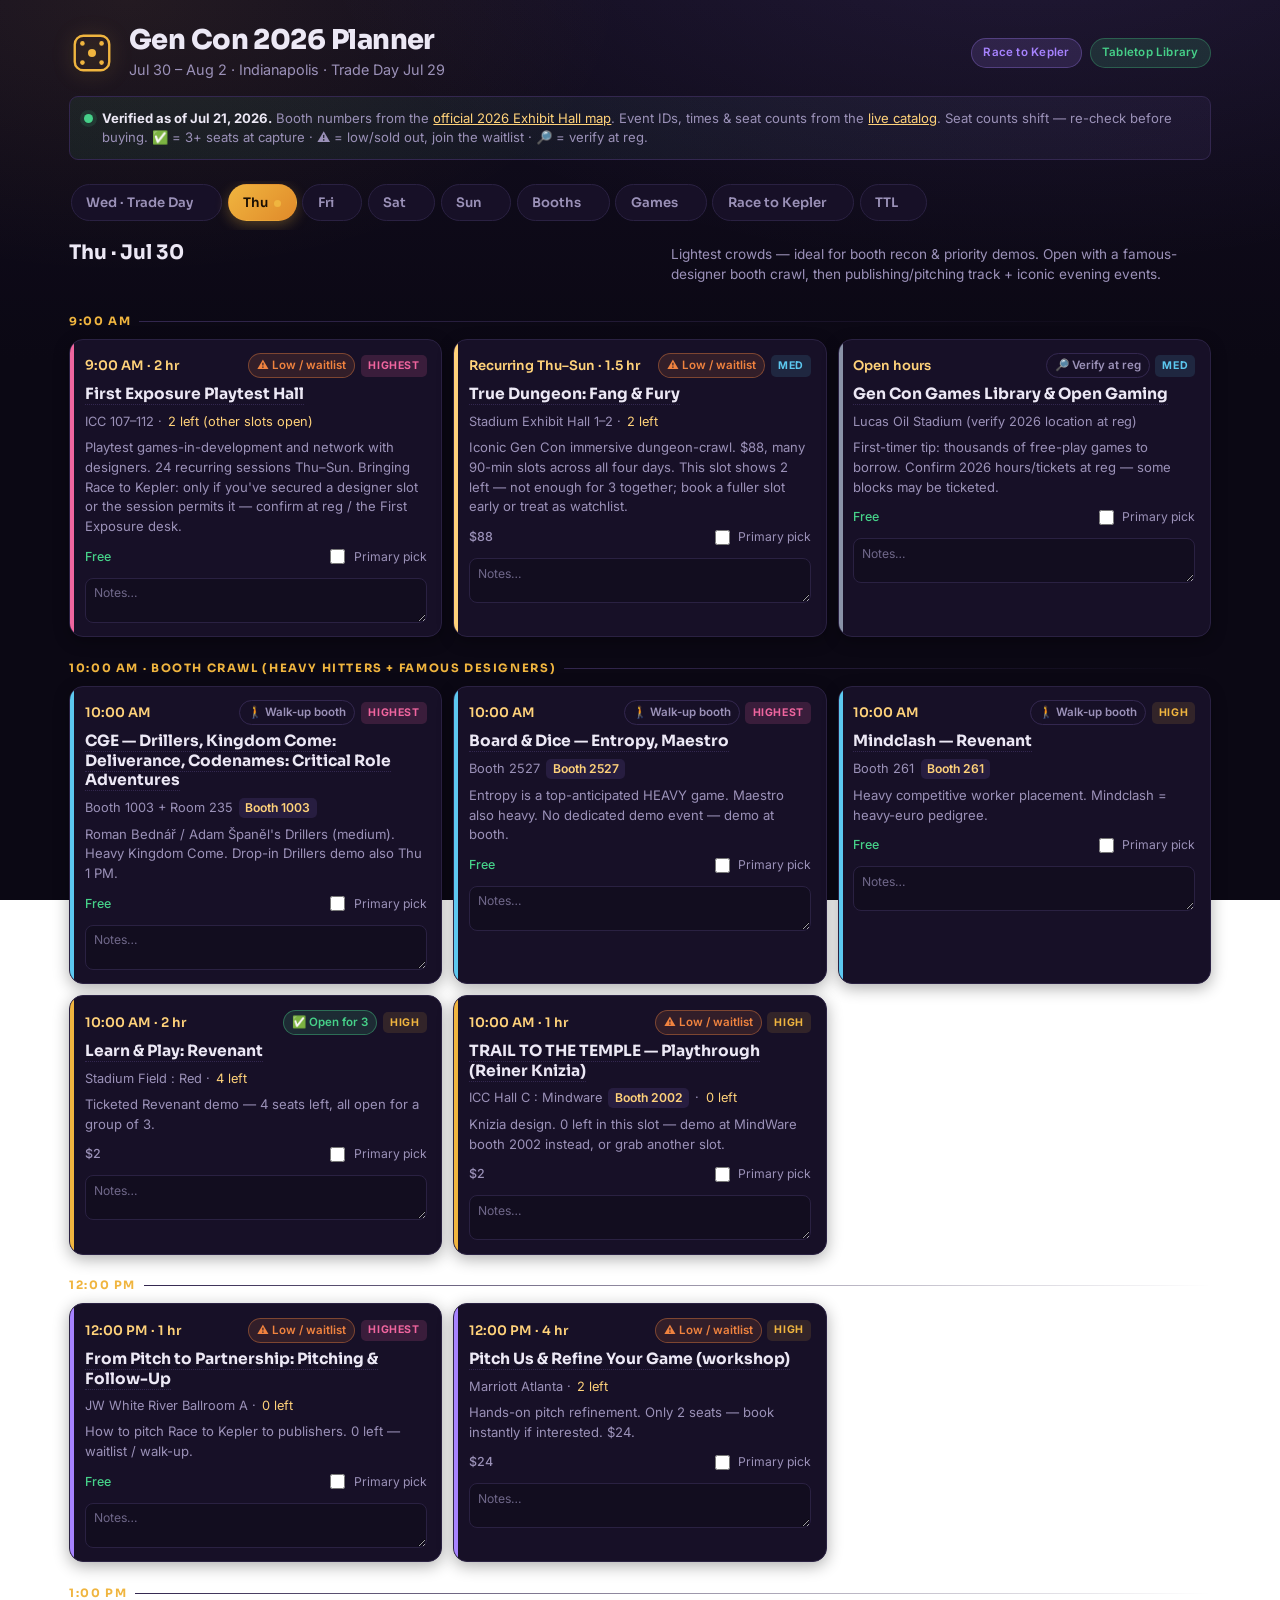
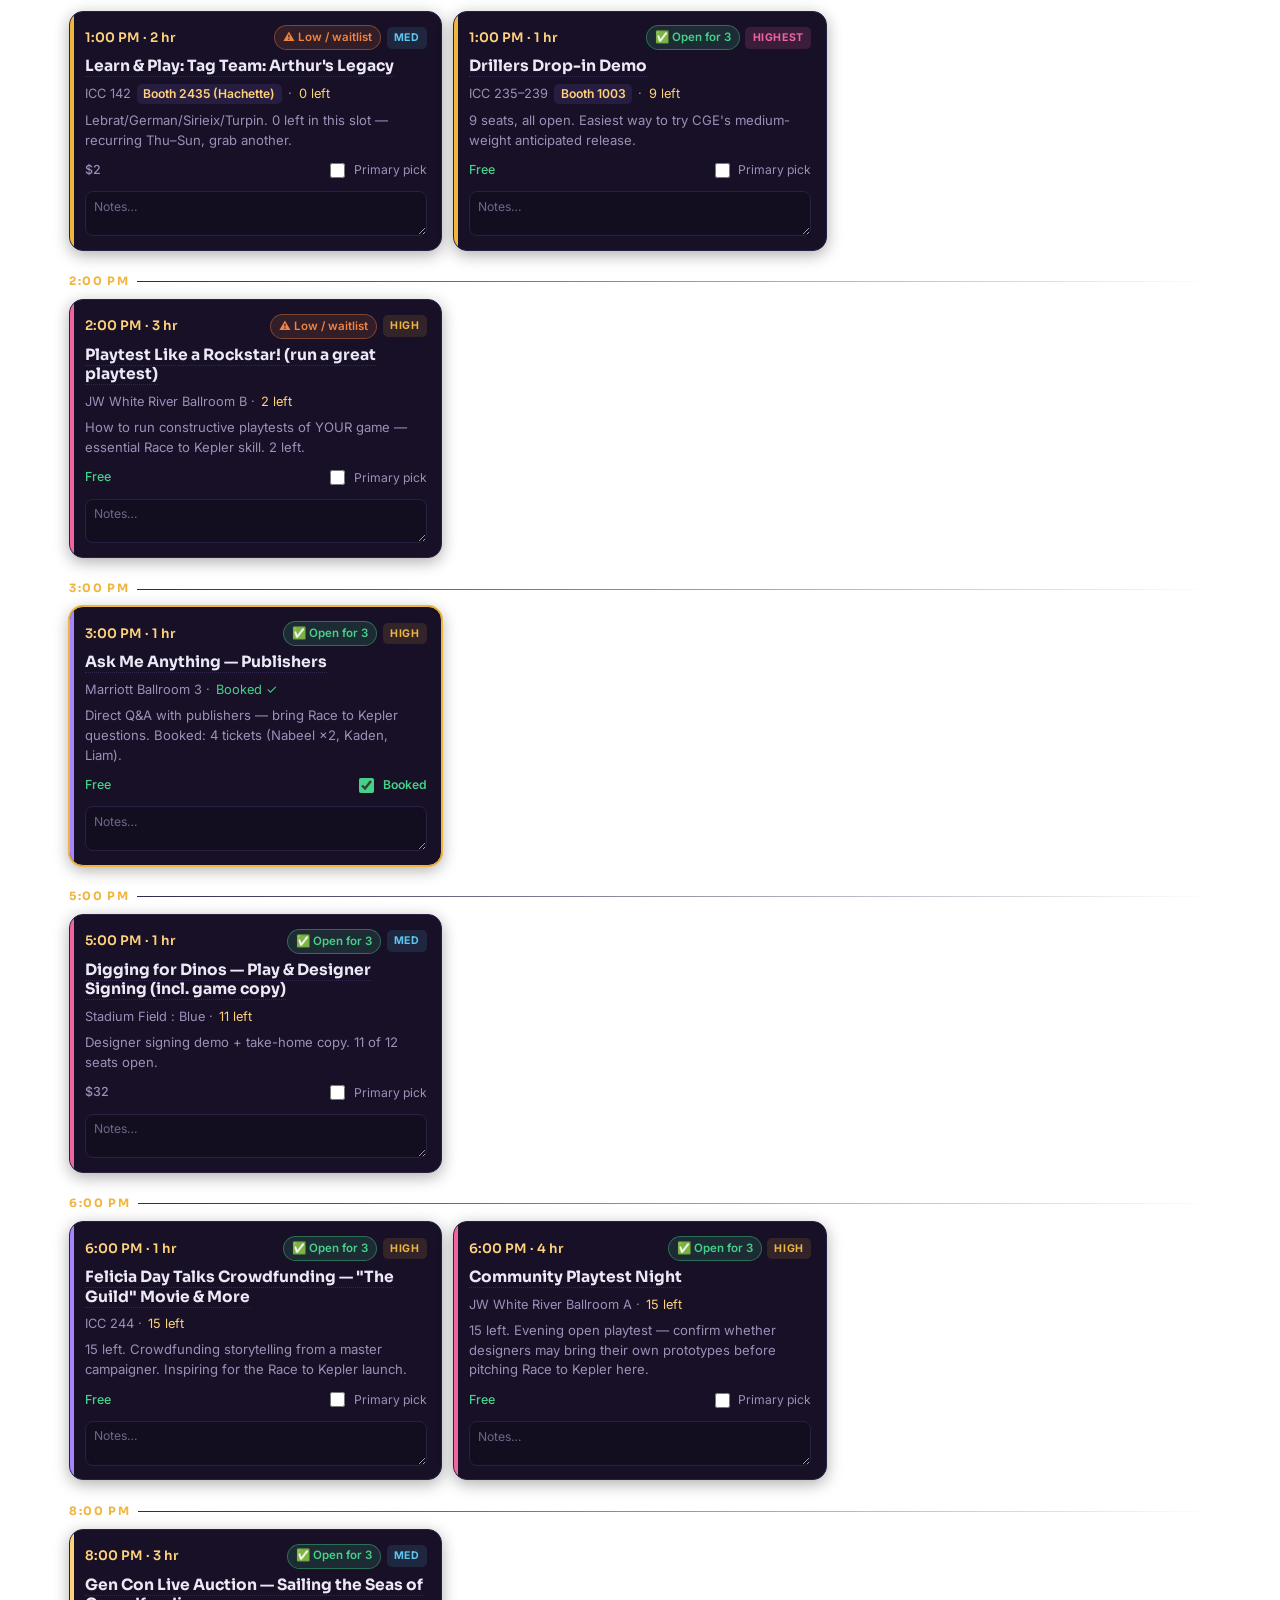
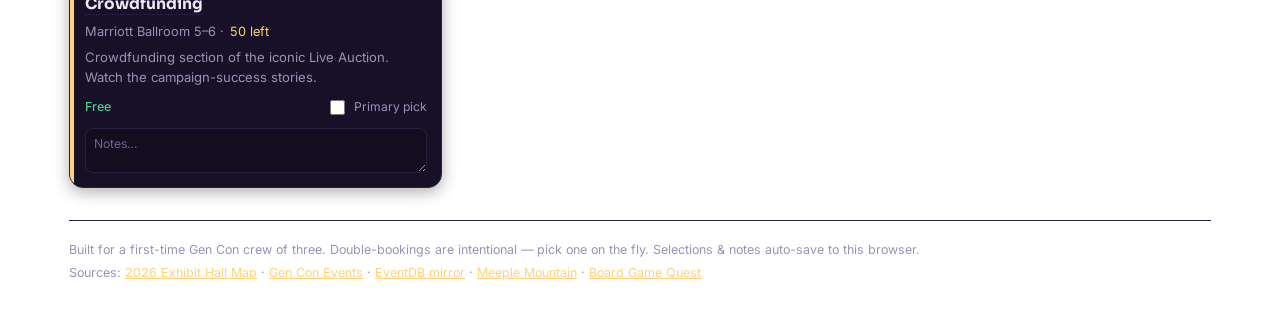
<file: index.html>
<!DOCTYPE html>
<html lang="en">
<head>
<meta charset="UTF-8" />
<meta name="viewport" content="width=device-width, initial-scale=1.0" />
<title>Gen Con 2026 Planner — Race to Kepler × Tabletop Library</title>
<link rel="preconnect" href="https://fonts.googleapis.com" />
<link rel="preconnect" href="https://fonts.gstatic.com" crossorigin />
<link href="https://fonts.googleapis.com/css2?family=Sora:wght@400;600;700;800&family=Inter:wght@400;500;600&display=swap" rel="stylesheet" />
<link rel="stylesheet" href="style.css" />
</head>
<body>
<div class="app">
  <header class="hero">
    <div class="hero-top">
      <div class="brand">
        <svg class="logo" viewBox="0 0 48 48" aria-hidden="true"><rect x="6" y="6" width="36" height="36" rx="9" fill="none" stroke="currentColor" stroke-width="2.5"/><circle cx="24" cy="24" r="4.2" fill="currentColor"/><circle cx="14" cy="14" r="2.4" fill="currentColor"/><circle cx="34" cy="14" r="2.4" fill="currentColor"/><circle cx="14" cy="34" r="2.4" fill="currentColor"/><circle cx="34" cy="34" r="2.4" fill="currentColor"/></svg>
        <div>
          <h1>Gen Con 2026 Planner</h1>
          <p class="sub">Jul 30 – Aug 2 · Indianapolis · Trade Day Jul 29</p>
        </div>
      </div>
      <div class="mission-tags">
        <span class="mtag rtk">Race to Kepler</span>
        <span class="mtag ttl">Tabletop Library</span>
      </div>
    </div>
    <div class="status-banner">
      <span class="dot ok"></span>
      <span><strong>Verified as of Jul 21, 2026.</strong> Booth numbers from the <a href="https://files.gencon.com/2026.exhibithallmap.pdf" target="_blank" rel="noopener">official 2026 Exhibit Hall map</a>. Event IDs, times &amp; seat counts from the <a href="https://gencon.eventdb.us/" target="_blank" rel="noopener">live catalog</a>. Seat counts shift — re-check before buying. ✅ = 3+ seats at capture · ⚠️ = low/sold out, join the waitlist · 🔎 = verify at reg.</span>
    </div>
  </header>

  <nav class="tabs" id="tabs"></nav>
  <main id="content"></main>

  <footer class="foot">
    <p>Built for a first-time Gen Con crew of three. Double-bookings are intentional — pick one on the fly. Selections &amp; notes auto-save to this browser.</p>
    <p class="src">Sources: <a href="https://files.gencon.com/2026.exhibithallmap.pdf" target="_blank" rel="noopener">2026 Exhibit Hall Map</a> · <a href="https://www.gencon.com/events" target="_blank" rel="noopener">Gen Con Events</a> · <a href="https://gencon.eventdb.us/" target="_blank" rel="noopener">EventDB mirror</a> · <a href="https://www.meeplemountain.com/articles/most-anticipated-games-of-gen-con/" target="_blank" rel="noopener">Meeple Mountain</a> · <a href="https://www.boardgamequest.com/most-anticipated-board-games-of-gen-con-2026/" target="_blank" rel="noopener">Board Game Quest</a></p>
  </footer>
</div>
<script src="data.js"></script>
<script src="app.js"></script>
<script data-pplx-inline-edit>
(function () {
  if (window === window.top) return;

  const allowedParentOrigins = ["https://www.perplexity.ai","https://perplexity.ai","https://testing.perplexity.ai","https://staging.perplexity.ai","https://*.preview.i.perplexity.ai","http://perplexity.localhost","http://localhost:1420","http://127.0.0.1:1420","http://localhost:3000","http://127.0.0.1:3000","http://localhost:5173","http://127.0.0.1:5173"];
  const MAX_FONT_BYTES = 500 * 1024;
  const MAX_TOTAL_FONT_BYTES = 2 * 1024 * 1024;
  let scrollForwarding = false;
  let scrollRaf = 0;
  let trustedTopOrigin = null;

  // Allow entries like "https://*.preview.i.perplexity.ai" — the wildcard
  // matches a single DNS label (no dots), so "https://*.foo" cannot stretch
  // across multiple labels.
  function matchesAllowedOrigin(origin) {
    if (!origin) return false;
    for (const entry of allowedParentOrigins) {
      if (!entry.includes("*")) {
        if (entry === origin) return true;
        continue;
      }
      const pattern = new RegExp(
        "^" +
          entry.replace(/[.+?^${}()|[\]\\]/g, "\\$&").replace(/\*/g, "[^.]+") +
          "$",
      );
      if (pattern.test(origin)) return true;
    }
    return false;
  }

  // Trust decision: when the sender is same-origin-visible (event.origin is a
  // real origin like https://www.perplexity.ai) we trust event.origin directly.
  // When event.origin is "null" (opaque broker srcdoc), we fall back to the
  // broker's stamped `parentOrigin` to identify the top window. The fallback
  // is claim-only — we rely on the browser's native `targetOrigin` enforcement
  // on the response path (see postToTrustedTop) to ensure replies can't be
  // delivered to anyone but the actual top window of that claimed origin.
  function getTrustedParentOrigin(event) {
    const forwardedParentOrigin =
      typeof event.data.parentOrigin === "string" ? event.data.parentOrigin : null;
    const parentOrigin = event.origin === "null" ? forwardedParentOrigin : event.origin;
    return matchesAllowedOrigin(parentOrigin) ? parentOrigin : null;
  }

  // All responses go to window.top with targetOrigin = the allowlisted origin.
  // An attacker that iframes us inside their own null-origin broker can claim
  // any parentOrigin they like, but the browser will drop the reply whenever
  // the real top's origin doesn't match — so the screenshot never leaves.
  function postToTrustedTop(message) {
    if (!trustedTopOrigin) return;
    try {
      window.top.postMessage(message, trustedTopOrigin);
    } catch (_error) {}
  }

  function inlineAll(original, clone) {
    if (original.nodeType !== 1 || clone.nodeType !== 1) return;

    try {
      const computedStyle = getComputedStyle(original);
      // cssText on a computed style is the serialized declaration in modern
      // Chromium/Safari — a single read beats enumerating ~400 longhand
      // properties. Firefox returns "" here, so we fall back on empty.
      const serialized = computedStyle.cssText;
      if (serialized) {
        clone.style.cssText = serialized;
      } else {
        const parts = new Array(computedStyle.length);
        for (let index = 0; index < computedStyle.length; index += 1) {
          const property = computedStyle[index];
          parts[index] = `${property}:${computedStyle.getPropertyValue(property)};`;
        }
        clone.style.cssText = parts.join("");
      }
    } catch (_error) {}

    const originalChildren = original.children;
    const clonedChildren = clone.children;
    for (
      let index = 0;
      index < originalChildren.length && index < clonedChildren.length;
      index += 1
    ) {
      inlineAll(originalChildren[index], clonedChildren[index]);
    }
  }

  function extractFontUrl(srcValue) {
    const matches = [
      ...srcValue.matchAll(
        /url\(["']?([^"')]+)["']?\)(?:\s*format\(["']?([^"')]+)["']?\))?/gi,
      ),
    ];
    if (matches.length === 0) return null;
    const woff2 = matches.find((m) => m[2] && m[2].toLowerCase().includes("woff2"));
    if (woff2) return woff2[1];
    const woff = matches.find((m) => m[2] && m[2].toLowerCase().includes("woff"));
    if (woff) return woff[1];
    return matches[0][1];
  }

  // Cache resolved font URL -> data URI across captures. Fonts on a page
  // essentially never change, and a batch run emits multiple captures back to
  // back — without this we'd refetch + re-base64 every time.
  const fontDataUriCache = new Map();
  const SRC_DECLARATION_RE = /src\s*:\s*[^;}]+/i;

  async function fetchAsDataUri(url) {
    if (fontDataUriCache.has(url)) return fontDataUriCache.get(url);
    let dataUri = null;
    try {
      const response = await fetch(url, { mode: "cors", credentials: "omit" });
      if (response.ok) {
        const blob = await response.blob();
        if (blob.size <= MAX_FONT_BYTES) {
          dataUri = await new Promise((resolve) => {
            const reader = new FileReader();
            reader.onloadend = () =>
              resolve(typeof reader.result === "string" ? reader.result : null);
            reader.onerror = () => resolve(null);
            reader.readAsDataURL(blob);
          });
        }
      }
    } catch (_error) {
      dataUri = null;
    }
    fontDataUriCache.set(url, dataUri);
    return dataUri;
  }

  function collectFontFaceRuleTexts() {
    const rules = [];
    for (const sheet of document.styleSheets) {
      let cssRules;
      try {
        cssRules = sheet.cssRules;
      } catch (_error) {
        continue;
      }
      if (!cssRules) continue;
      for (const rule of cssRules) {
        const cssText = rule.cssText || "";
        if (cssText.startsWith("@font-face")) rules.push(cssText);
      }
    }
    return rules;
  }

  async function buildInlinedFontCss() {
    const ruleTexts = collectFontFaceRuleTexts();
    if (ruleTexts.length === 0) return null;

    const resolved = ruleTexts.map((cssText) => {
      if (!SRC_DECLARATION_RE.test(cssText)) return null;
      const srcMatch = cssText.match(/src\s*:\s*([^;}]+)[;}]/i);
      if (!srcMatch) return null;
      const url = extractFontUrl(srcMatch[1]);
      if (!url) return null;
      try {
        return { cssText, url: new URL(url, document.baseURI).href };
      } catch (_error) {
        return null;
      }
    });

    const dataUris = await Promise.all(
      resolved.map((entry) => (entry ? fetchAsDataUri(entry.url) : Promise.resolve(null))),
    );

    const inlined = [];
    let totalBytes = 0;
    for (let index = 0; index < resolved.length; index += 1) {
      const entry = resolved[index];
      const dataUri = dataUris[index];
      if (!entry || !dataUri) continue;
      const approxBytes = dataUri.length * 0.75;
      if (totalBytes + approxBytes > MAX_TOTAL_FONT_BYTES) break;
      totalBytes += approxBytes;
      inlined.push(entry.cssText.replace(SRC_DECLARATION_RE, `src: url("${dataUri}")`));
    }
    return inlined.length > 0 ? inlined.join("\n") : null;
  }

  function stripExternal(clone) {
    const images = clone.querySelectorAll("img");
    for (let index = 0; index < images.length; index += 1) {
      const src = images[index].getAttribute("src");
      if (src && !src.startsWith("data:")) images[index].removeAttribute("src");
    }

    const elements = clone.querySelectorAll("*");
    for (let index = 0; index < elements.length; index += 1) {
      const style = elements[index].style.cssText;
      if (style && style.includes("url(")) {
        elements[index].style.cssText = style.replace(
          /url\(["']?(?!data:)[^)"']*["']?\)/gi,
          "none",
        );
      }
    }
  }

  function emitScroll() {
    scrollRaf = 0;
    if (!scrollForwarding) return;
    postToTrustedTop({
      type: "INLINE_EDIT_SCROLL",
      scrollX: window.scrollX,
      scrollY: window.scrollY,
    });
  }

  window.addEventListener(
    "scroll",
    function () {
      if (!scrollForwarding || scrollRaf) return;
      scrollRaf = requestAnimationFrame(emitScroll);
    },
    { passive: true, capture: true },
  );

  async function handleCaptureRequest(event) {
    const requestId = event.data.requestId;
    const scrollX = window.scrollX;
    const scrollY = window.scrollY;
    const width = window.innerWidth;
    const height = window.innerHeight;

    function postResult(dataUrl) {
      postToTrustedTop({
        type: "INLINE_EDIT_SCREENSHOT_RESULT",
        requestId,
        dataUrl,
        scrollX,
        scrollY,
      });
    }

    try {
      // Wait for any pending web fonts to resolve so both inline metrics and
      // the @font-face inlining below see the same loaded faces.
      if (document.fonts && document.fonts.ready) {
        try {
          await document.fonts.ready;
        } catch (_error) {}
      }

      const clone = document.documentElement.cloneNode(true);
      inlineAll(document.documentElement, clone);

      const removedNodes = clone.querySelectorAll("script,link[rel=\"stylesheet\"],style");
      for (let index = 0; index < removedNodes.length; index += 1) {
        removedNodes[index].remove();
      }

      stripExternal(clone);

      // Re-embed web fonts as data-URI @font-face rules so the SVG rasterizer
      // can resolve them — external font URLs aren't fetched during
      // foreignObject rendering, which would otherwise force a fallback face
      // and change text metrics.
      const inlinedFontCss = await buildInlinedFontCss();
      if (inlinedFontCss) {
        const styleEl = document.createElement("style");
        styleEl.textContent = inlinedFontCss;
        const head = clone.querySelector("head");
        if (head) head.appendChild(styleEl);
        else clone.insertBefore(styleEl, clone.firstChild);
      }

      const html = new XMLSerializer().serializeToString(clone);
      const svg =
        `<svg xmlns="http://www.w3.org/2000/svg" width="${width}" height="${height}">` +
        '<foreignObject width="100%" height="100%">' +
        `<div xmlns="http://www.w3.org/1999/xhtml" style="width:${width}px;height:${height}px;overflow:hidden">` +
        `<div style="position:relative;left:-${scrollX}px;top:-${scrollY}px">` +
        html +
        "</div></div></foreignObject></svg>";
      const svgUrl = `data:image/svg+xml;charset=utf-8,${encodeURIComponent(svg)}`;
      const image = new Image();
      image.onload = function () {
        const canvas = document.createElement("canvas");
        canvas.width = width;
        canvas.height = height;
        canvas.getContext("2d").drawImage(image, 0, 0);
        postResult(canvas.toDataURL("image/png"));
      };
      image.onerror = function () {
        postResult(null);
      };
      image.src = svgUrl;
    } catch (_error) {
      postResult(null);
    }
  }

  window.addEventListener("message", function (event) {
    if (!event.data) return;
    // Only accept messages from the direct parent frame. Blocks sibling /
    // unrelated-window postMessage senders that could otherwise reach us.
    if (event.source !== window.parent) return;

    const trustedParentOrigin = getTrustedParentOrigin(event);
    if (!trustedParentOrigin) return;
    trustedTopOrigin = trustedParentOrigin;

    if (event.data.type === "INLINE_EDIT_SCROLL_START") {
      scrollForwarding = true;
      emitScroll();
      return;
    }

    if (event.data.type === "INLINE_EDIT_SCROLL_STOP") {
      scrollForwarding = false;
      if (scrollRaf) cancelAnimationFrame(scrollRaf);
      scrollRaf = 0;
      return;
    }

    if (event.data.type !== "INLINE_EDIT_CAPTURE_REQUEST") return;

    handleCaptureRequest(event);
  });
})();


</script></body>
</html>
</file>
<file: style.css>
:root{
  --bg:#0b0814;
  --bg2:#120d1f;
  --surface:#171027;
  --surface-2:#1f1733;
  --surface-3:#271d40;
  --border:#33274f;
  --border-soft:#2a2142;
  --text:#ece8f5;
  --muted:#9b91b8;
  --muted-2:#6f6789;
  --amber:#f0b53f;
  --amber-soft:rgba(240,181,63,.12);
  --gold:#ffd27a;
  --emerald:#46d189;
  --emerald-soft:rgba(70,209,137,.14);
  --rose:#f0659f;
  --violet:#a783ff;
  --violet-soft:rgba(167,131,255,.14);
  --sky:#5cc8f0;
  --orange:#f0833f;
  --slate:#8a93a8;
  --radius:14px;
  --radius-sm:9px;
  --shadow:0 18px 50px rgba(0,0,0,.5);
  --shadow-sm:0 4px 16px rgba(0,0,0,.32);
}
*,*::before,*::after{box-sizing:border-box}
html{scroll-behavior:smooth}
body{
  margin:0;
  font-family:'Inter',system-ui,-apple-system,sans-serif;
  background:
    radial-gradient(1200px 600px at 80% -10%, rgba(167,131,255,.10), transparent 60%),
    radial-gradient(900px 500px at 10% 0%, rgba(240,181,63,.08), transparent 55%),
    linear-gradient(180deg,var(--bg2),var(--bg) 40%);
  background-attachment:fixed;
  color:var(--text);
  line-height:1.5;
  -webkit-font-smoothing:antialiased;
}
.app{max-width:1180px;margin:0 auto;padding:1.6rem 1.2rem 3rem}

/* Hero */
.hero{margin-bottom:1.3rem}
.hero-top{display:flex;flex-wrap:wrap;gap:1rem;justify-content:space-between;align-items:center}
.brand{display:flex;gap:.85rem;align-items:center}
.logo{width:46px;height:46px;color:var(--amber);flex:none;filter:drop-shadow(0 2px 10px rgba(240,181,63,.35))}
.hero h1{font-family:'Sora',sans-serif;font-weight:800;font-size:1.7rem;margin:0;letter-spacing:-.02em;line-height:1.1}
.sub{margin:.2rem 0 0;color:var(--muted);font-size:.9rem}
.mission-tags{display:flex;gap:.5rem;flex-wrap:wrap}
.mtag{font-size:.72rem;font-weight:600;padding:.32rem .7rem;border-radius:999px;letter-spacing:.02em}
.mtag.rtk{background:var(--violet-soft);color:var(--violet);border:1px solid rgba(167,131,255,.3)}
.mtag.ttl{background:var(--emerald-soft);color:var(--emerald);border:1px solid rgba(70,209,137,.3)}
.status-banner{margin-top:1rem;display:flex;gap:.6rem;align-items:flex-start;background:linear-gradient(90deg,rgba(70,209,137,.08),rgba(167,131,255,.06));border:1px solid var(--border);border-radius:var(--radius-sm);padding:.7rem .85rem;font-size:.82rem;color:var(--muted)}
.status-banner strong{color:var(--text)}
.dot{width:9px;height:9px;border-radius:50%;margin-top:.32rem;flex:none;box-shadow:0 0 0 4px rgba(70,209,137,.12)}
.dot.ok{background:var(--emerald)}
.status-banner a{color:var(--gold)}

/* Tabs */
.tabs{display:flex;gap:.35rem;overflow-x:auto;padding:.2rem .1rem .6rem;scrollbar-width:thin;scrollbar-color:var(--border) transparent}
.tabs::-webkit-scrollbar{height:6px}
.tabs::-webkit-scrollbar-thumb{background:var(--border);border-radius:3px}
.tab-button{
  flex:0 0 auto;border:1px solid var(--border-soft);background:var(--surface);
  color:var(--muted);padding:.55rem .9rem;border-radius:999px;cursor:pointer;
  font-size:.82rem;font-weight:600;font-family:'Sora',sans-serif;white-space:nowrap;
  transition:all .15s ease;
}
.tab-button:hover{color:var(--text);border-color:var(--border)}
.tab-button.active{background:linear-gradient(135deg,var(--amber),#e08a2a);color:#1a0f04;border-color:transparent;box-shadow:0 4px 14px rgba(240,181,63,.3)}
.tab-button .tk{display:inline-block;width:7px;height:7px;border-radius:50%;background:var(--amber);margin-left:.4rem;vertical-align:middle;opacity:0;transition:opacity .2s}
.tab-button.active .tk{opacity:1}

/* Content */
.day{display:none;animation:fade .25s ease}
.day.active{display:block}
@keyframes fade{from{opacity:0;transform:translateY(6px)}to{opacity:1;transform:none}}
.day-head{display:flex;justify-content:space-between;align-items:baseline;gap:1rem;flex-wrap:wrap;margin:0 0 .9rem}
.day-head h2{font-family:'Sora',sans-serif;font-size:1.25rem;margin:0;font-weight:700}
.day-head .lede{color:var(--muted);font-size:.85rem;max-width:60ch}
.time-block{margin-bottom:1.4rem}
.time-label{font-family:'Sora',sans-serif;font-size:.72rem;font-weight:700;letter-spacing:.14em;text-transform:uppercase;color:var(--amber);margin:0 0 .55rem;display:flex;align-items:center;gap:.5rem}
.time-label::after{content:"";flex:1;height:1px;background:linear-gradient(90deg,var(--border),transparent)}
.slot{display:grid;grid-template-columns:repeat(auto-fill,minmax(330px,1fr));gap:.7rem}

/* Event card */
.event{
  background:var(--surface);border:1px solid var(--border-soft);border-radius:var(--radius);
  padding:.85rem .9rem;box-shadow:var(--shadow-sm);display:flex;flex-direction:column;gap:.45rem;
  position:relative;overflow:hidden;transition:border-color .15s,transform .12s;
}
.event:hover{border-color:var(--border);transform:translateY(-2px)}
.event::before{content:"";position:absolute;left:0;top:0;bottom:0;width:4px;background:var(--slate)}
.event.crawl::before{background:var(--sky)}
.event.demo::before{background:var(--amber)}
.event.publishing::before{background:var(--violet)}
.event.playtest::before{background:var(--rose)}
.event.special::before{background:var(--gold)}
.event.ttl::before{background:var(--emerald)}
.event.retail::before{background:var(--orange)}
.event.logistics::before{background:var(--slate)}
.event.picked{border-color:var(--amber);box-shadow:0 0 0 1px var(--amber),var(--shadow-sm)}

.ev-top{display:flex;justify-content:space-between;align-items:center;gap:.5rem}
.ev-time{font-family:'Sora',sans-serif;font-weight:600;font-size:.82rem;color:var(--gold);white-space:nowrap}
.badges{display:flex;gap:.35rem;align-items:center;flex-wrap:wrap;justify-content:flex-end}
.status{font-size:.72rem;font-weight:600;padding:.18rem .5rem;border-radius:999px;border:1px solid var(--border);white-space:nowrap}
.status.open{color:var(--emerald);border-color:rgba(70,209,137,.4);background:var(--emerald-soft)}
.status.low{color:var(--orange);border-color:rgba(240,131,63,.4);background:rgba(240,131,63,.12)}
.status.verify{color:var(--muted);border-color:var(--border)}
.prio{font-size:.66rem;font-weight:700;letter-spacing:.06em;padding:.18rem .45rem;border-radius:5px;text-transform:uppercase}
.prio.HIGHEST{background:rgba(240,101,159,.16);color:var(--rose)}
.prio.HIGH{background:var(--amber-soft);color:var(--amber)}
.prio.MED{background:rgba(92,200,240,.12);color:var(--sky)}
.prio.LOW{background:rgba(138,147,168,.12);color:var(--slate)}
.ev-title{font-family:'Sora',sans-serif;font-weight:700;font-size:.97rem;margin:0;line-height:1.25;color:var(--text)}
.ev-title a{color:inherit;text-decoration:none;border-bottom:1px dotted var(--border)}
.ev-title a:hover{color:var(--gold);border-color:var(--gold)}
.ev-loc{font-size:.8rem;color:var(--muted);margin:0;display:flex;gap:.4rem;align-items:center;flex-wrap:wrap}
.ev-loc .booth{background:var(--surface-3);color:var(--gold);padding:.05rem .4rem;border-radius:5px;font-weight:600;font-size:.76rem}
.ev-desc{font-size:.82rem;color:var(--muted);margin:0}
.ev-desc strong{color:var(--text)}
.ev-foot{display:flex;justify-content:space-between;align-items:center;gap:.5rem;margin-top:.15rem}
.cost{font-size:.78rem;color:var(--muted);font-weight:500}
.cost.free{color:var(--emerald)}
.pick{display:flex;align-items:center;gap:.35rem;font-size:.76rem;color:var(--muted);cursor:pointer;user-select:none}
.pick input{accent-color:var(--amber);width:15px;height:15px}
.pick.booked{color:var(--emerald);font-weight:600}
.pick.booked input{accent-color:var(--emerald)}
.note{width:100%;background:var(--bg2);border:1px solid var(--border-soft);border-radius:8px;color:var(--text);
  font-family:inherit;font-size:.76rem;padding:.4rem .5rem;resize:vertical;min-height:34px;margin-top:.2rem}
.note:focus{outline:none;border-color:var(--amber)}
.note::placeholder{color:var(--muted-2)}

/* Booths / tables */
.panel{background:var(--surface);border:1px solid var(--border-soft);border-radius:var(--radius);padding:1rem 1.1rem;box-shadow:var(--shadow-sm);margin-bottom:1rem}
.panel h2,.panel h3{font-family:'Sora',sans-serif;margin:.2rem 0 .1rem}
.panel h2{font-size:1.2rem}
.panel h3{font-size:.95rem;color:var(--gold)}
.panel p.lead{color:var(--muted);font-size:.85rem;margin:.4rem 0 .8rem;max-width:70ch}
table.dt{width:100%;border-collapse:collapse;font-size:.8rem;margin-top:.3rem}
table.dt th,table.dt td{border-bottom:1px solid var(--border-soft);padding:.5rem .55rem;text-align:left;vertical-align:top}
table.dt th{font-family:'Sora',sans-serif;font-size:.7rem;text-transform:uppercase;letter-spacing:.08em;color:var(--muted);position:sticky;top:0;background:var(--surface)}
table.dt tr:hover td{background:var(--surface-2)}
table.dt a{color:var(--gold);text-decoration:none}
table td .booth{font-weight:700;color:var(--gold)}
.tag{font-size:.66rem;font-weight:700;padding:.12rem .4rem;border-radius:5px;text-transform:uppercase;letter-spacing:.04em}
.tag.heavy{background:rgba(240,101,159,.16);color:var(--rose)}
.tag.medium{background:var(--amber-soft);color:var(--amber)}
.tag.light{background:rgba(92,200,240,.12);color:var(--sky)}
.tag.na{color:var(--muted-2);font-weight:600;text-transform:none;letter-spacing:0}

/* Mission cards grid */
.missions{display:grid;grid-template-columns:repeat(auto-fill,minmax(310px,1fr));gap:.7rem}
.mission{background:var(--surface);border:1px solid var(--border-soft);border-radius:var(--radius);padding:.85rem .9rem}
.mission h4{font-family:'Sora',sans-serif;margin:.1rem 0 .4rem;font-size:.92rem}
.mission ul{margin:.3rem 0 0;padding-left:1.1rem}
.mission li{font-size:.8rem;color:var(--muted);margin-bottom:.3rem}
.mission li strong{color:var(--text)}
.callout{border-left:3px solid var(--emerald);background:linear-gradient(90deg,var(--emerald-soft),transparent 70%);padding:.7rem .85rem;border-radius:0 8px 8px 0;font-size:.82rem;color:var(--muted);margin:.6rem 0}
.callout.warn{border-left-color:var(--orange);background:linear-gradient(90deg,rgba(240,131,63,.12),transparent 70%)}

/* footer */
.foot{margin-top:2rem;padding-top:1rem;border-top:1px solid var(--border-soft);font-size:.78rem;color:var(--muted)}
.foot p{margin:.25rem 0}
.foot a{color:var(--gold)}

@media (max-width:640px){
  .app{padding:1rem .8rem 2rem}
  .hero h1{font-size:1.4rem}
  .slot{grid-template-columns:1fr}
  .tab-button{padding:.5rem .75rem;font-size:.78rem}
}
</file>
